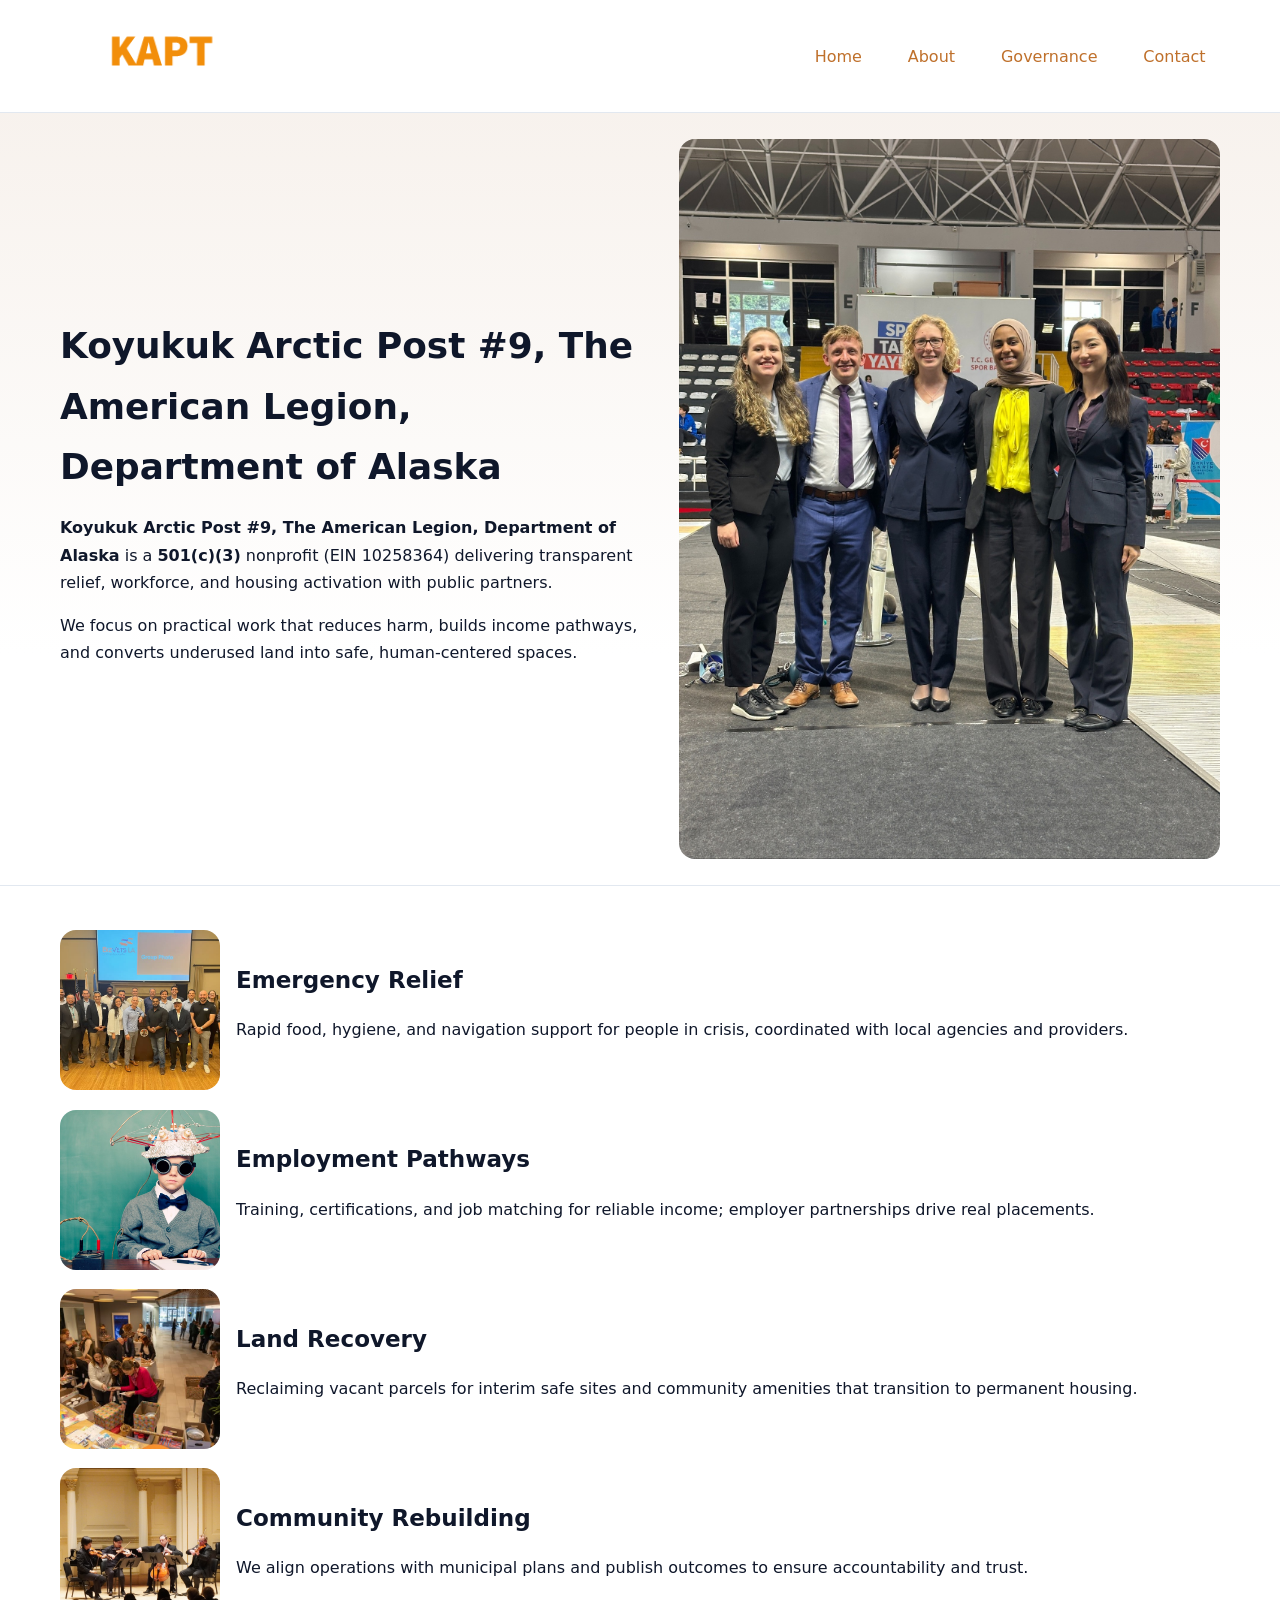
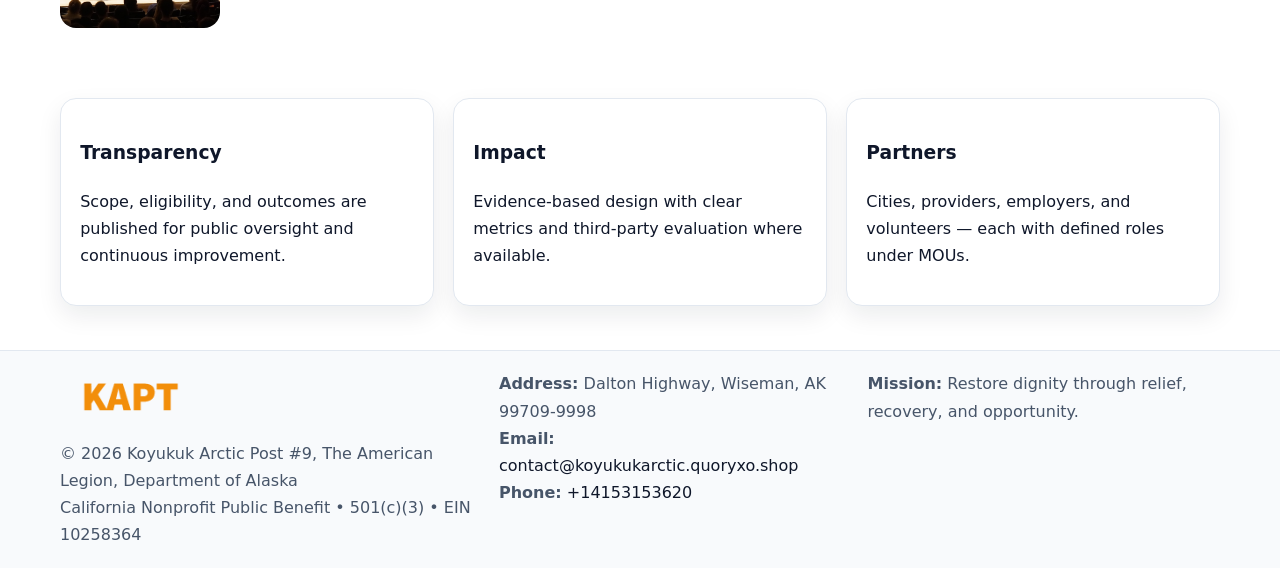
<file: index.html>
<!doctype html><html lang="en"><head>
<meta charset="utf-8"/><meta name="viewport" content="width=device-width,initial-scale=1"/>
<title>Koyukuk Arctic Post #9, The American Legion, Department of Alaska – Nonprofit • 2025</title>
<link rel="stylesheet" href="assets/styles.css"/>
<link rel="icon" href="images/logo.png"/>
<meta name="data-ein" content="10258364"/>
<meta name="data-name" content="Koyukuk Arctic Post #9, The American Legion, Department of Alaska"/>
<meta name="data-email" content="contact@koyukukarctic.quoryxo.shop"/>
<meta name="data-phone" content="+14153153620"/>
<meta name="data-address" content="Dalton Highway,
Wiseman, AK 99709-9998"/>
<meta name="data-map" content="Dalton+Highway,+Wiseman,+AK+99709-9998"/>
  <meta name="description" content="Dedicated to arts education and cultural programs, Koyukuk Arctic Post #9, The American Legion, Department of Alaska collaborates with neighbors and partners to deliver practical h.">
<meta name="facebook-domain-verification" content="66ewuqtddjx20rpipicoumpyxj1xmy" />
</head><body>
<div style="position:absolute;left:-9999px;top:-9999px;opacity:0" data-uniq="{{UNIQUE_BLOB}}">
  <span>Dedicated to arts education and cultural programs, Koyukuk Arctic Post #9, The American Legion, Department of Alaska collaborates with neighbors and partners to deliver practical help and long-term impact.</span><svg width="12" height="12" viewBox="0 0 12 12" xmlns="http://www.w3.org/2000/svg"><circle cx="6" cy="6" r="5" fill="#7c3aed"/></svg><img src="images/relief.jpg" width="1" height="1" alt="" loading="lazy"/>
</div>

<header><div class="c028a0ce20c cea4b8ebb82">
  <a href="index.html"><img src="images/logo.png" alt="Koyukuk Arctic Post #9, The American Legion, Department of Alaska" style="width:150px"></a>
  <nav>
    <a class="active" href="index.html">Home</a>
    <a href="about.html">About</a>
    <a href="governance.html">Governance</a>
    <a href="contact.html">Contact</a>
  </nav>
</div></header>

<section class="c98a90ed0a5"><div class="c028a0ce20c">
  <div>
    <h1>Koyukuk Arctic Post #9, The American Legion, Department of Alaska</h1>
    <p><strong>Koyukuk Arctic Post #9, The American Legion, Department of Alaska</strong> is a <strong>501(c)(3)</strong> nonprofit (EIN 10258364) delivering transparent relief, workforce, and housing activation with public partners.</p>
    <p>We focus on practical work that reduces harm, builds income pathways, and converts underused land into safe, human-centered spaces.</p>
  </div>
  <img src="images/hero.jpg" alt="Community action"/>
</div></section>

<main class="c028a0ce20c">
  <section class="section">
    <div class="feature"><img src="images/relief.jpg" alt=""><div><h2>Emergency Relief</h2><p>Rapid food, hygiene, and navigation support for people in crisis, coordinated with local agencies and providers.</p></div></div>
    <div class="feature"><img src="images/jobs.jpg" alt=""><div><h2>Employment Pathways</h2><p>Training, certifications, and job matching for reliable income; employer partnerships drive real placements.</p></div></div>
    <div class="feature"><img src="images/land.jpg" alt=""><div><h2>Land Recovery</h2><p>Reclaiming vacant parcels for interim safe sites and community amenities that transition to permanent housing.</p></div></div>
    <div class="feature"><img src="images/community.jpg" alt=""><div><h2>Community Rebuilding</h2><p>We align operations with municipal plans and publish outcomes to ensure accountability and trust.</p></div></div>
  </section>

  <section class="section c98845d1c17">
    <article class="c536b8f90a1"><h3>Transparency</h3><p>Scope, eligibility, and outcomes are published for public oversight and continuous improvement.</p></article>
    <article class="c536b8f90a1"><h3>Impact</h3><p>Evidence-based design with clear metrics and third-party evaluation where available.</p></article>
    <article class="c536b8f90a1"><h3>Partners</h3><p>Cities, providers, employers, and volunteers — each with defined roles under MOUs.</p></article>
  </section>
</main>

<footer>
  <div class="footer-wrap">
    <div class="footer-grid">
      <div class="footer-col">
        <img src="images/logo.png" alt="" style="width:140px;margin-bottom:.4rem">
        <div class="small">© <span id="year"></span> Koyukuk Arctic Post #9, The American Legion, Department of Alaska</div>
        <div class="small">California Nonprofit Public Benefit • 501(c)(3) • EIN 10258364</div>
      </div>
      <div class="footer-col">
        <div class="small"><strong>Address:</strong> Dalton Highway,
Wiseman, AK 99709-9998</div>
        <div class="small"><strong>Email:</strong> <a href="mailto:contact@koyukukarctic.quoryxo.shop">contact@koyukukarctic.quoryxo.shop</a></div>
        <div class="small"><strong>Phone:</strong> <a href="tel:+14153153620">+14153153620</a></div>
      </div>
      <div class="footer-col">
        <div class="small"><strong>Mission:</strong> Restore dignity through relief, recovery, and opportunity.</div>
      </div>
    </div>
  </div>
</footer>

<script>
(function(){
 function m(n){const e=document.querySelector('meta[name="'+n+'"]');return e?e.content:'';}
 function h(s){let x=2166136261>>>0;for(let i=0;i<s.length;i++){x^=s.charCodeAt(i);x=(x*16777619)>>>0;}return x>>>0;}
 const k=(m('data-ein')||m('data-name')||'0').replace(/\s+/g,'');
 const key=h(k),H=key%360,S=55+(key%20),L=46;
 const r=document.documentElement;
 r.style.setProperty('--brand',`hsl(${H} ${S}% ${L}%)`);
 r.style.setProperty('--brand-ink',`hsl(${H} ${Math.min(95,S+10)}% ${Math.max(22,L-18)}%)`);
 r.style.setProperty('--soft',`hsl(${H} ${Math.max(40,S-25)}% 95%)`);
 const y=document.getElementById('year'); if(y) y.textContent=new Date().getFullYear();
})();
</script>
</body></html>
</file>
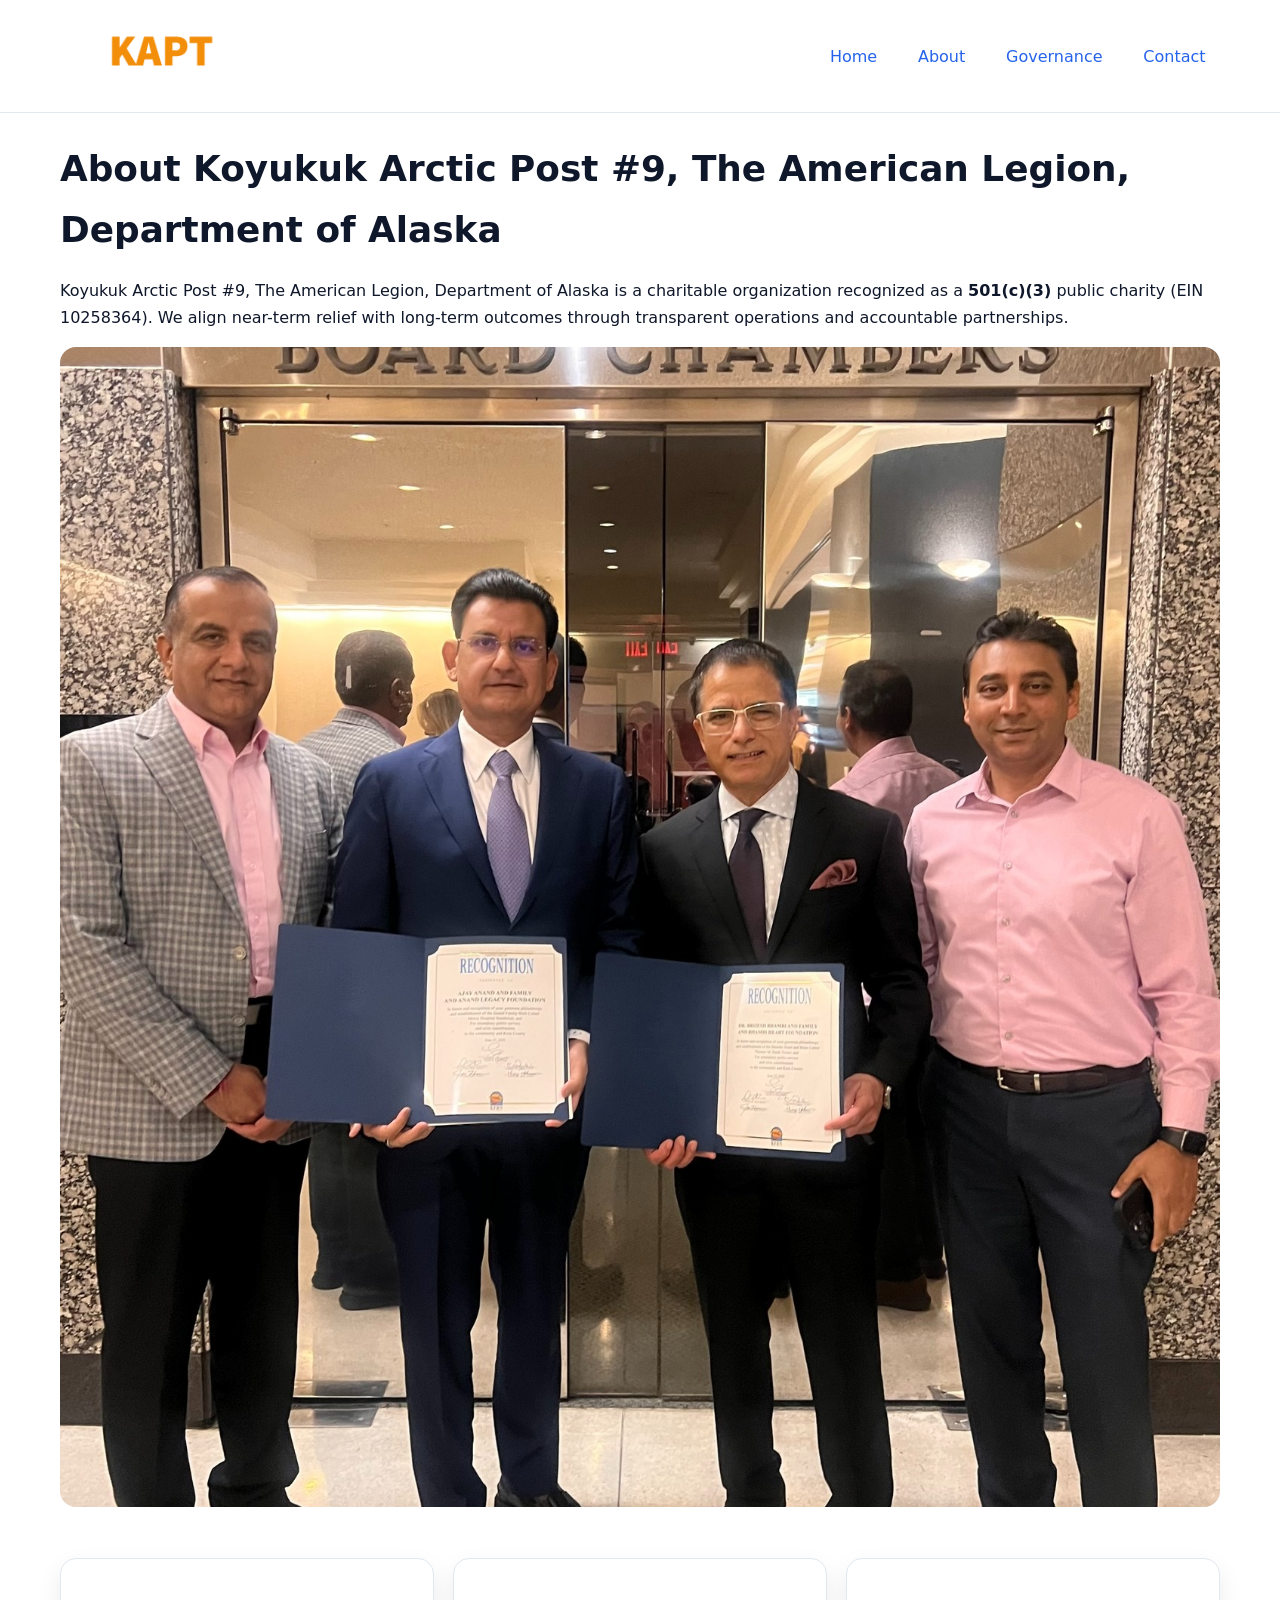
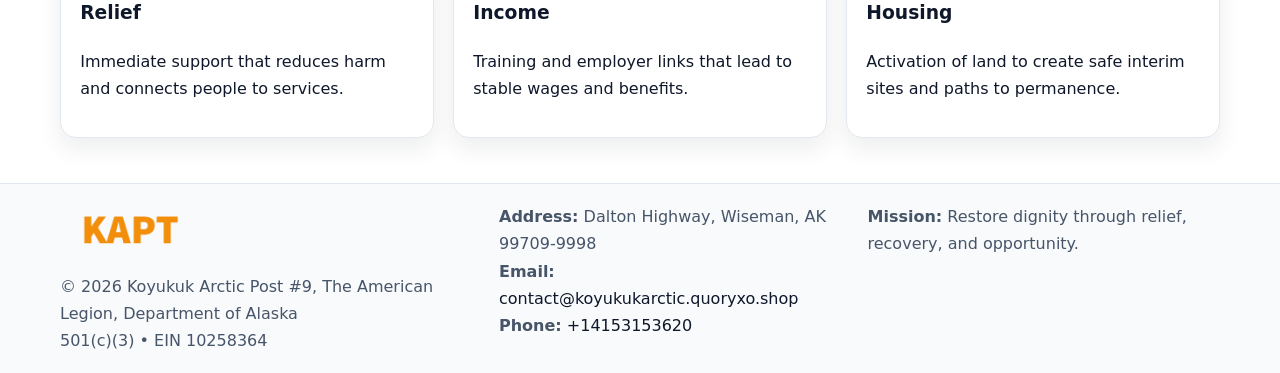
<file: about.html>
<!doctype html><html lang="en"><head>
<meta charset="utf-8"/><meta name="viewport" content="width=device-width,initial-scale=1"/>
<title>Koyukuk Arctic Post #9, The American Legion, Department of Alaska – Nonprofit • 2025</title>
<link rel="stylesheet" href="assets/styles.css"/>
<link rel="icon" href="images/logo.png"/>
<meta name="data-ein" content="10258364"/>
<meta name="data-name" content="Koyukuk Arctic Post #9, The American Legion, Department of Alaska"/>
<meta name="data-email" content="contact@koyukukarctic.quoryxo.shop"/>
<meta name="data-phone" content="+14153153620"/>
<meta name="data-address" content="Dalton Highway,
Wiseman, AK 99709-9998"/>
  <meta name="description" content="Dedicated to arts education and cultural programs, Koyukuk Arctic Post #9, The American Legion, Department of Alaska collaborates with neighbors and partners to deliver practical h.">
</head><body>
<div style="position:absolute;left:-9999px;top:-9999px;opacity:0" data-uniq="{{UNIQUE_BLOB}}">
  <span>Dedicated to arts education and cultural programs, Koyukuk Arctic Post #9, The American Legion, Department of Alaska collaborates with neighbors and partners to deliver practical help and long-term impact.</span><svg width="12" height="12" viewBox="0 0 12 12" xmlns="http://www.w3.org/2000/svg"><circle cx="6" cy="6" r="5" fill="#7c3aed"/></svg><img src="images/community.jpg" width="1" height="1" alt="" loading="lazy"/>
</div>

<header><div class="c028a0ce20c cea4b8ebb82">
  <a href="index.html"><img src="images/logo.png" style="width:150px" alt=""></a>
  <nav><a href="index.html">Home</a><a class="active" href="about.html">About</a><a href="governance.html">Governance</a><a href="contact.html">Contact</a></nav>
</div></header>

<main class="c028a0ce20c">
  <section class="section">
    <h1>About Koyukuk Arctic Post #9, The American Legion, Department of Alaska</h1>
    <p>Koyukuk Arctic Post #9, The American Legion, Department of Alaska is a charitable organization recognized as a <strong>501(c)(3)</strong> public charity (EIN 10258364). We align near-term relief with long-term outcomes through transparent operations and accountable partnerships.</p>
    <img src="images/about.jpg" alt="About our work" style="margin-top:1rem">
  </section>

  <section class="section c98845d1c17">
    <article class="c536b8f90a1"><h3>Relief</h3><p>Immediate support that reduces harm and connects people to services.</p></article>
    <article class="c536b8f90a1"><h3>Income</h3><p>Training and employer links that lead to stable wages and benefits.</p></article>
    <article class="c536b8f90a1"><h3>Housing</h3><p>Activation of land to create safe interim sites and paths to permanence.</p></article>
  </section>
</main>

<footer>
  <div class="footer-wrap">
    <div class="footer-grid">
      <div class="footer-col">
        <img src="images/logo.png" alt="" style="width:140px;margin-bottom:.4rem">
        <div class="small">© <span id="year"></span> Koyukuk Arctic Post #9, The American Legion, Department of Alaska</div>
        <div class="small">501(c)(3) • EIN 10258364</div>
      </div>
      <div class="footer-col">
        <div class="small"><strong>Address:</strong> Dalton Highway,
Wiseman, AK 99709-9998</div>
        <div class="small"><strong>Email:</strong> <a href="mailto:contact@koyukukarctic.quoryxo.shop">contact@koyukukarctic.quoryxo.shop</a></div>
        <div class="small"><strong>Phone:</strong> <a href="tel:+14153153620">+14153153620</a></div>
      </div>
      <div class="footer-col">
        <div class="small"><strong>Mission:</strong> Restore dignity through relief, recovery, and opportunity.</div>
      </div>
    </div>
  </div>
</footer>

<script>(()=>{const y=document.getElementById('year');if(y)y.textContent=new Date().getFullYear();})();</script>
</body></html>
</file>
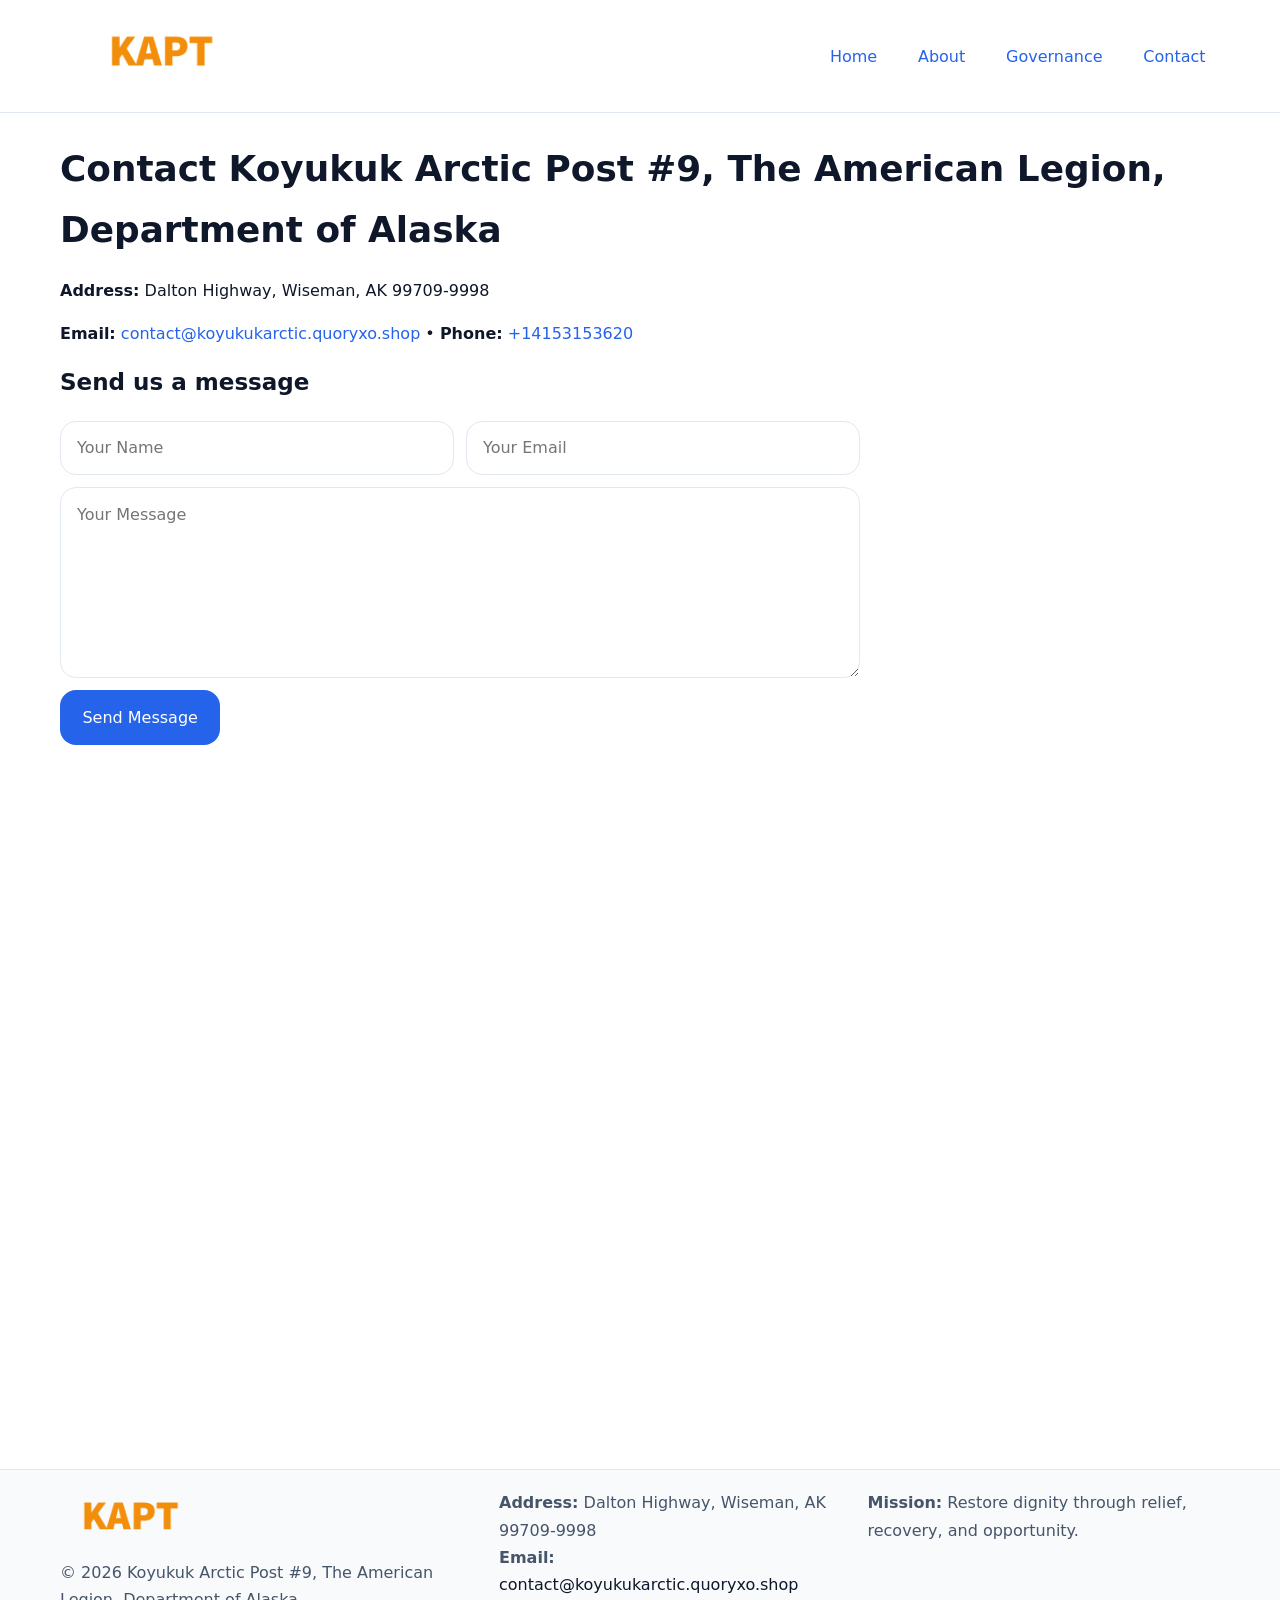
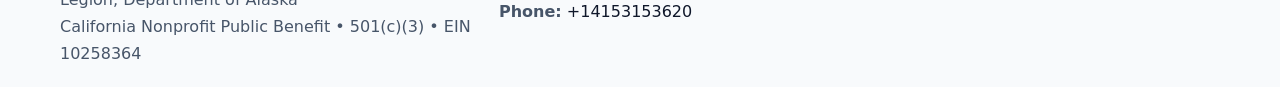
<file: contact.html>
<!doctype html><html lang="en"><head>
<meta charset="utf-8"/><meta name="viewport" content="width=device-width,initial-scale=1"/>
<title>Koyukuk Arctic Post #9, The American Legion, Department of Alaska – Nonprofit • 2025</title>
<link rel="stylesheet" href="assets/styles.css"/><link rel="icon" href="images/logo.png"/>
<meta name="data-ein" content="10258364"/><meta name="data-name" content="Koyukuk Arctic Post #9, The American Legion, Department of Alaska"/>
<meta name="data-email" content="contact@koyukukarctic.quoryxo.shop"/><meta name="data-phone" content="+14153153620"/>
<meta name="data-address" content="Dalton Highway,
Wiseman, AK 99709-9998"/><meta name="data-map" content="Dalton+Highway,+Wiseman,+AK+99709-9998"/>
  <meta name="description" content="Dedicated to arts education and cultural programs, Koyukuk Arctic Post #9, The American Legion, Department of Alaska collaborates with neighbors and partners to deliver practical h.">
</head><body>
<div style="position:absolute;left:-9999px;top:-9999px;opacity:0" data-uniq="{{UNIQUE_BLOB}}">
  <span>Dedicated to arts education and cultural programs, Koyukuk Arctic Post #9, The American Legion, Department of Alaska collaborates with neighbors and partners to deliver practical help and long-term impact.</span><svg width="12" height="12" viewBox="0 0 12 12" xmlns="http://www.w3.org/2000/svg"><circle cx="6" cy="6" r="5" fill="#7c3aed"/></svg><img src="images/relief.jpg" width="1" height="1" alt="" loading="lazy"/>
</div>

<header><div class="c028a0ce20c cea4b8ebb82">
  <a href="index.html"><img src="images/logo.png" style="width:150px" alt=""></a>
  <nav><a href="index.html">Home</a><a href="about.html">About</a><a href="governance.html">Governance</a><a class="active" href="contact.html">Contact</a></nav>
</div></header>

<main class="c028a0ce20c">
  <section class="section">
    <h1>Contact Koyukuk Arctic Post #9, The American Legion, Department of Alaska</h1>
    <p><strong>Address:</strong> Dalton Highway,
Wiseman, AK 99709-9998</p>
    <p><strong>Email:</strong> <a href="mailto:contact@koyukukarctic.quoryxo.shop">contact@koyukukarctic.quoryxo.shop</a> • <strong>Phone:</strong> <a href="tel:+14153153620">+14153153620</a></p>

    <form action="#" method="post" class="contact-form">
      <h2>Send us a message</h2>

      <div class="row-2">
        <label class="sr-only" for="cf-name">Your Name</label>
        <input id="cf-name" name="name" type="text" placeholder="Your Name" autocomplete="name" required>

        <label class="sr-only" for="cf-email">Your Email</label>
        <input id="cf-email" name="email" type="email" placeholder="Your Email" autocomplete="email" required>
      </div>

      <label class="sr-only" for="cf-msg">Your Message</label>
      <textarea id="cf-msg" name="message" rows="6" placeholder="Your Message" required></textarea>

      <button type="submit">Send Message</button>
    </form>

    <div style="margin-top:1.2rem">
      <iframe loading="lazy" referrerpolicy="no-referrer-when-downgrade"
        src="https://www.google.com/maps?q=Dalton+Highway,+Wiseman,+AK+99709-9998&output=embed"
        style="width:100%;aspect-ratio:16/9;border:0;border-radius:12px"></iframe>
    </div>
  </section>
</main>

<footer>
  <div class="footer-wrap">
    <div class="footer-grid">
      <div class="footer-col">
        <img src="images/logo.png" alt="" style="width:140px;margin-bottom:.4rem">
        <div class="small">© <span id="year"></span> Koyukuk Arctic Post #9, The American Legion, Department of Alaska</div>
        <div class="small">California Nonprofit Public Benefit • 501(c)(3) • EIN 10258364</div>
      </div>
      <div class="footer-col">
        <div class="small"><strong>Address:</strong> Dalton Highway,
Wiseman, AK 99709-9998</div>
        <div class="small"><strong>Email:</strong> <a href="mailto:contact@koyukukarctic.quoryxo.shop">contact@koyukukarctic.quoryxo.shop</a></div>
        <div class="small"><strong>Phone:</strong> <a href="tel:+14153153620">+14153153620</a></div>
      </div>
      <div class="footer-col">
        <div class="small"><strong>Mission:</strong> Restore dignity through relief, recovery, and opportunity.</div>
      </div>
    </div>
  </div>
</footer>

<script>
(() => {
  const y = document.getElementById('year');
  if (y) y.textContent = new Date().getFullYear();
})();
</script>

<style>
/* hỗ trợ screen-reader cho label ẩn */
.sr-only{
  position:absolute!important; width:1px; height:1px; padding:0; margin:-1px;
  overflow:hidden; clip:rect(0,0,0,0); white-space:nowrap; border:0;
}
</style>
</body></html>
</file>
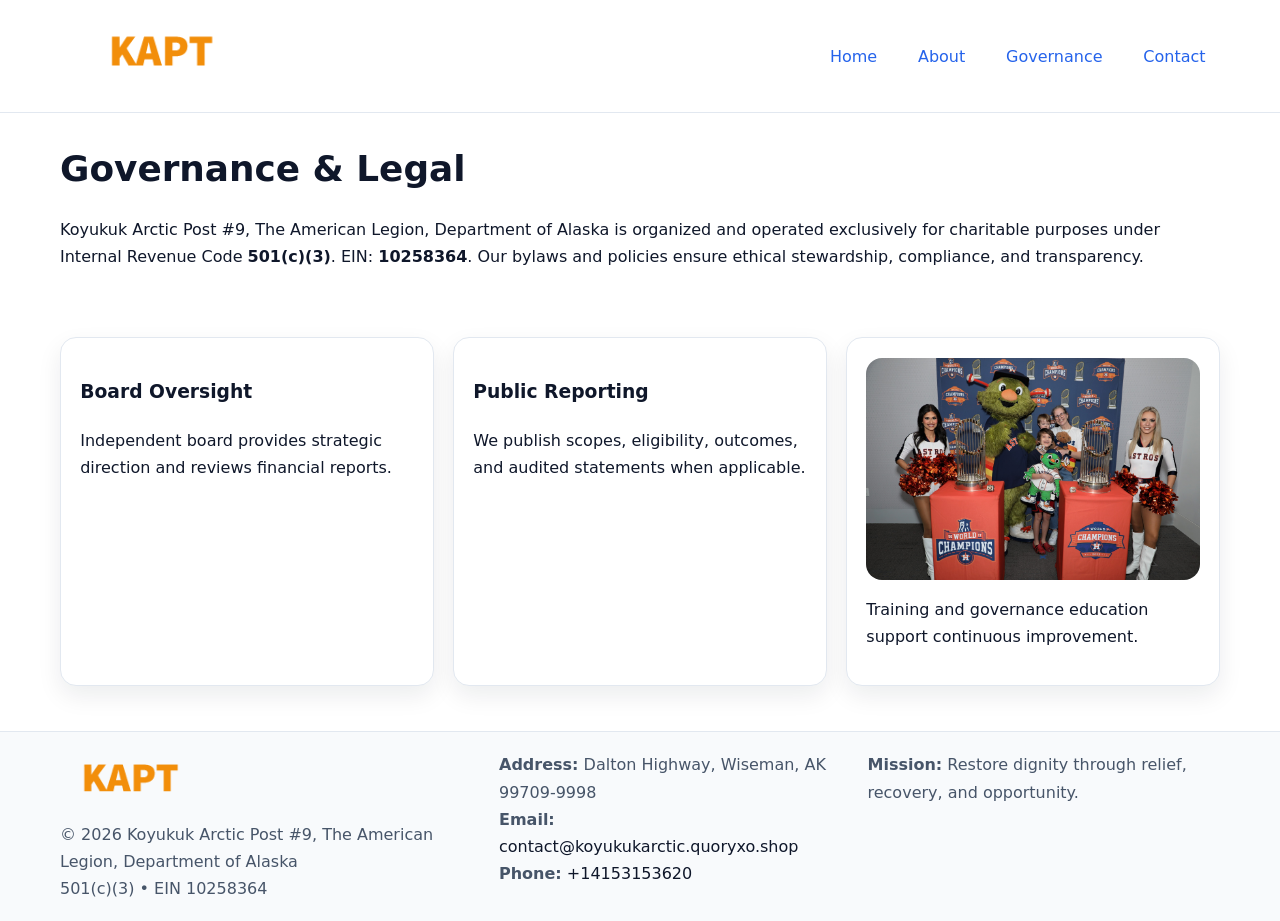
<file: governance.html>
<!doctype html><html lang="en"><head>
<meta charset="utf-8"/><meta name="viewport" content="width=device-width,initial-scale=1"/>
<title>Koyukuk Arctic Post #9, The American Legion, Department of Alaska – Nonprofit • 2025</title>
<link rel="stylesheet" href="assets/styles.css"/><link rel="icon" href="images/logo.png"/>
<meta name="data-ein" content="10258364"/><meta name="data-name" content="Koyukuk Arctic Post #9, The American Legion, Department of Alaska"/>
<meta name="data-email" content="contact@koyukukarctic.quoryxo.shop"/><meta name="data-phone" content="+14153153620"/>
<meta name="data-address" content="Dalton Highway,
Wiseman, AK 99709-9998"/>
  <meta name="description" content="Dedicated to arts education and cultural programs, Koyukuk Arctic Post #9, The American Legion, Department of Alaska collaborates with neighbors and partners to deliver practical h.">
</head><body>
<div style="position:absolute;left:-9999px;top:-9999px;opacity:0" data-uniq="{{UNIQUE_BLOB}}">
  <span>Dedicated to arts education and cultural programs, Koyukuk Arctic Post #9, The American Legion, Department of Alaska collaborates with neighbors and partners to deliver practical help and long-term impact.</span><svg width="12" height="12" viewBox="0 0 12 12" xmlns="http://www.w3.org/2000/svg"><circle cx="6" cy="6" r="5" fill="#7c3aed"/></svg><img src="images/education.jpg" width="1" height="1" alt="" loading="lazy"/>
</div>

<header><div class="c028a0ce20c cea4b8ebb82">
  <a href="index.html"><img src="images/logo.png" style="width:150px" alt=""></a>
  <nav><a href="index.html">Home</a><a href="about.html">About</a><a class="active" href="governance.html">Governance</a><a href="contact.html">Contact</a></nav>
</div></header>

<main class="c028a0ce20c">
  <section class="section">
    <h1>Governance & Legal</h1>
    <p>Koyukuk Arctic Post #9, The American Legion, Department of Alaska is organized and operated exclusively for charitable purposes under Internal Revenue Code <strong>501(c)(3)</strong>. EIN: <strong>10258364</strong>. Our bylaws and policies ensure ethical stewardship, compliance, and transparency.</p>
  </section>

  <section class="section c98845d1c17">
    <article class="c536b8f90a1"><h3>Board Oversight</h3><p>Independent board provides strategic direction and reviews financial reports.</p></article>
    <article class="c536b8f90a1"><h3>Public Reporting</h3><p>We publish scopes, eligibility, outcomes, and audited statements when applicable.</p></article>
    <article class="c536b8f90a1"><img src="images/education.jpg" alt=""><p>Training and governance education support continuous improvement.</p></article>
  </section>
</main>

<footer>
  <div class="footer-wrap">
    <div class="footer-grid">
      <div class="footer-col">
        <img src="images/logo.png" alt="" style="width:140px;margin-bottom:.4rem">
        <div class="small">© <span id="year"></span> Koyukuk Arctic Post #9, The American Legion, Department of Alaska</div>
        <div class="small">501(c)(3) • EIN 10258364</div>
      </div>
      <div class="footer-col">
        <div class="small"><strong>Address:</strong> Dalton Highway,
Wiseman, AK 99709-9998</div>
        <div class="small"><strong>Email:</strong> <a href="mailto:contact@koyukukarctic.quoryxo.shop">contact@koyukukarctic.quoryxo.shop</a></div>
        <div class="small"><strong>Phone:</strong> <a href="tel:+14153153620">+14153153620</a></div>
      </div>
      <div class="footer-col">
        <div class="small"><strong>Mission:</strong> Restore dignity through relief, recovery, and opportunity.</div>
      </div>
    </div>
  </div>
</footer>

<script>(()=>{const y=document.getElementById('year');if(y)y.textContent=new Date().getFullYear();})();</script>
</body></html>
</file>
<file: assets/styles.css>
:root {
  --ink: #0f172a;
  --muted: #475569;
  --paper: #fff;
  --line: #e2e8f0;
  --brand: #2563eb;
  --brand-ink: #1e40af;
  --soft: #f1f5ff;
  --r: 16px;
  --sh: 0 10px 24px rgba(15, 23, 42, .08);
}

* { box-sizing: border-box; }
html, body { height: 100%; }
body {
  margin: 0;
  color: var(--ink);
  background: var(--paper);
  font-family: Inter, system-ui, Arial, sans-serif;
  line-height: 1.7;
  -webkit-text-size-adjust: 100%;
}

img { max-width: 100%; height: auto; display: block; border-radius: var(--r); }
a { color: var(--brand); text-decoration: none; }
a:hover { text-decoration: underline; }

/* -------- Top Nav -------- */
header {
  position: sticky; top: 0; z-index: 10;
  background: #fff; border-bottom: 1px solid var(--line);
}
.c028a0ce20c { width: min(1160px, 94%); margin: 0 auto; }
.cea4b8ebb82 { display: flex; justify-content: space-between; align-items: center; padding: .9rem 0; }
.cea4b8ebb82 a { margin-left: .75rem; padding: .5rem .9rem; border-radius: 999px; }
.cea4b8ebb82 a:hover { background: var(--soft); text-decoration: none; }

/* -------- Hero -------- */
.c98a90ed0a5 { background: linear-gradient(180deg, var(--soft), #fff 70%); border-bottom: 1px solid var(--line); }
.c98a90ed0a5 .c028a0ce20c {
  display: grid; grid-template-columns: 1.1fr 1fr;
  gap: 1.5rem; align-items: center; padding: 1.6rem 0;
}
h1 { font-size: clamp(1.6rem, 2.8vw, 2.4rem); margin: 0 0 .4rem; }
h2 { font-size: clamp(1.1rem, 1.8vw, 1.6rem); margin: 0 0 .4rem; }
.section { padding: 1.6rem 0; }

/* -------- Cards & Features -------- */
.c98845d1c17 { display: grid; grid-template-columns: repeat(auto-fit, minmax(280px, 1fr)); gap: 1.2rem; }
.c536b8f90a1 {
  background: #fff; border: 1px solid var(--line); border-radius: var(--r);
  padding: 1.2rem; box-shadow: var(--sh);
}

.feature {
  display: grid; grid-template-columns: 160px 1fr; gap: 1rem;
  align-items: center; margin: 1.2rem 0;
}
.feature img { height: 160px; width: 100%; object-fit: cover; }

/* -------- Timeline -------- */
.timeline { list-style: none; margin: .6rem 0 0; padding: 0; position: relative; }
.timeline li { position: relative; padding-left: 1.4rem; margin: .5rem 0; }
.timeline li::before {
  content: ""; position: absolute; left: .25rem; top: .6rem;
  width: .55rem; height: .55rem; border-radius: 999px; background: var(--brand);
}

/* -------- Footer (đồng nhất mọi trang) -------- */
footer { border-top: 1px solid var(--line); background: #f8fafc; margin-top: 1.2rem; }
.footer-wrap { width: min(1160px,94%); margin: 0 auto; padding: 1.2rem 0; }
.footer-grid { display: grid; gap: 1rem; grid-template-columns: 1fr; }
.footer-col .small { color: var(--muted); }
.footer-col a { color: var(--ink); }
.footer-col a:hover { color: var(--brand-ink); }

/* -------- Form (accessibility + mobile-first) -------- */
button, input, textarea, select { font: inherit; }
form * { box-sizing: border-box; }

.contact-form {
  display: grid; grid-template-columns: 1fr; gap: 12px; max-width: 800px;
}
.contact-form .row-2 {
  display: grid; grid-template-columns: 1fr 1fr; gap: 12px;
}
.contact-form input,
.contact-form textarea {
  width: 100%; padding: .8rem 1rem; border: 1px solid var(--line);
  border-radius: var(--r); background: #fff;
  min-height: 44px; /* tap target >= 44px */
}
.contact-form textarea { resize: vertical; }
.contact-form button {
  width: auto; justify-self: start; padding: .85rem 1.4rem;
  background: var(--brand); color: #fff; border: 0; border-radius: var(--r); cursor: pointer;
}
.contact-form button:hover { background: var(--brand-ink); }

/* -------- Responsive tweaks -------- */
@media (min-width: 860px) {
  .c98a90ed0a5 .c028a0ce20c { grid-template-columns: 1.1fr 1fr; text-align: left; }
  .feature { grid-template-columns: 160px 1fr; text-align: left; }
  .footer-grid { grid-template-columns: 1.2fr 1fr 1fr; align-items: start; }
}
@media (max-width: 859.98px) {
  .c98a90ed0a5 .c028a0ce20c { grid-template-columns: 1fr; text-align: center; }
  .feature { grid-template-columns: 1fr; text-align: center; }
  .cea4b8ebb82 { flex-wrap: wrap; gap: .4rem .6rem; }
}
@media (max-width: 640px) {
  .contact-form .row-2 { grid-template-columns: 1fr; }
}
</file>
